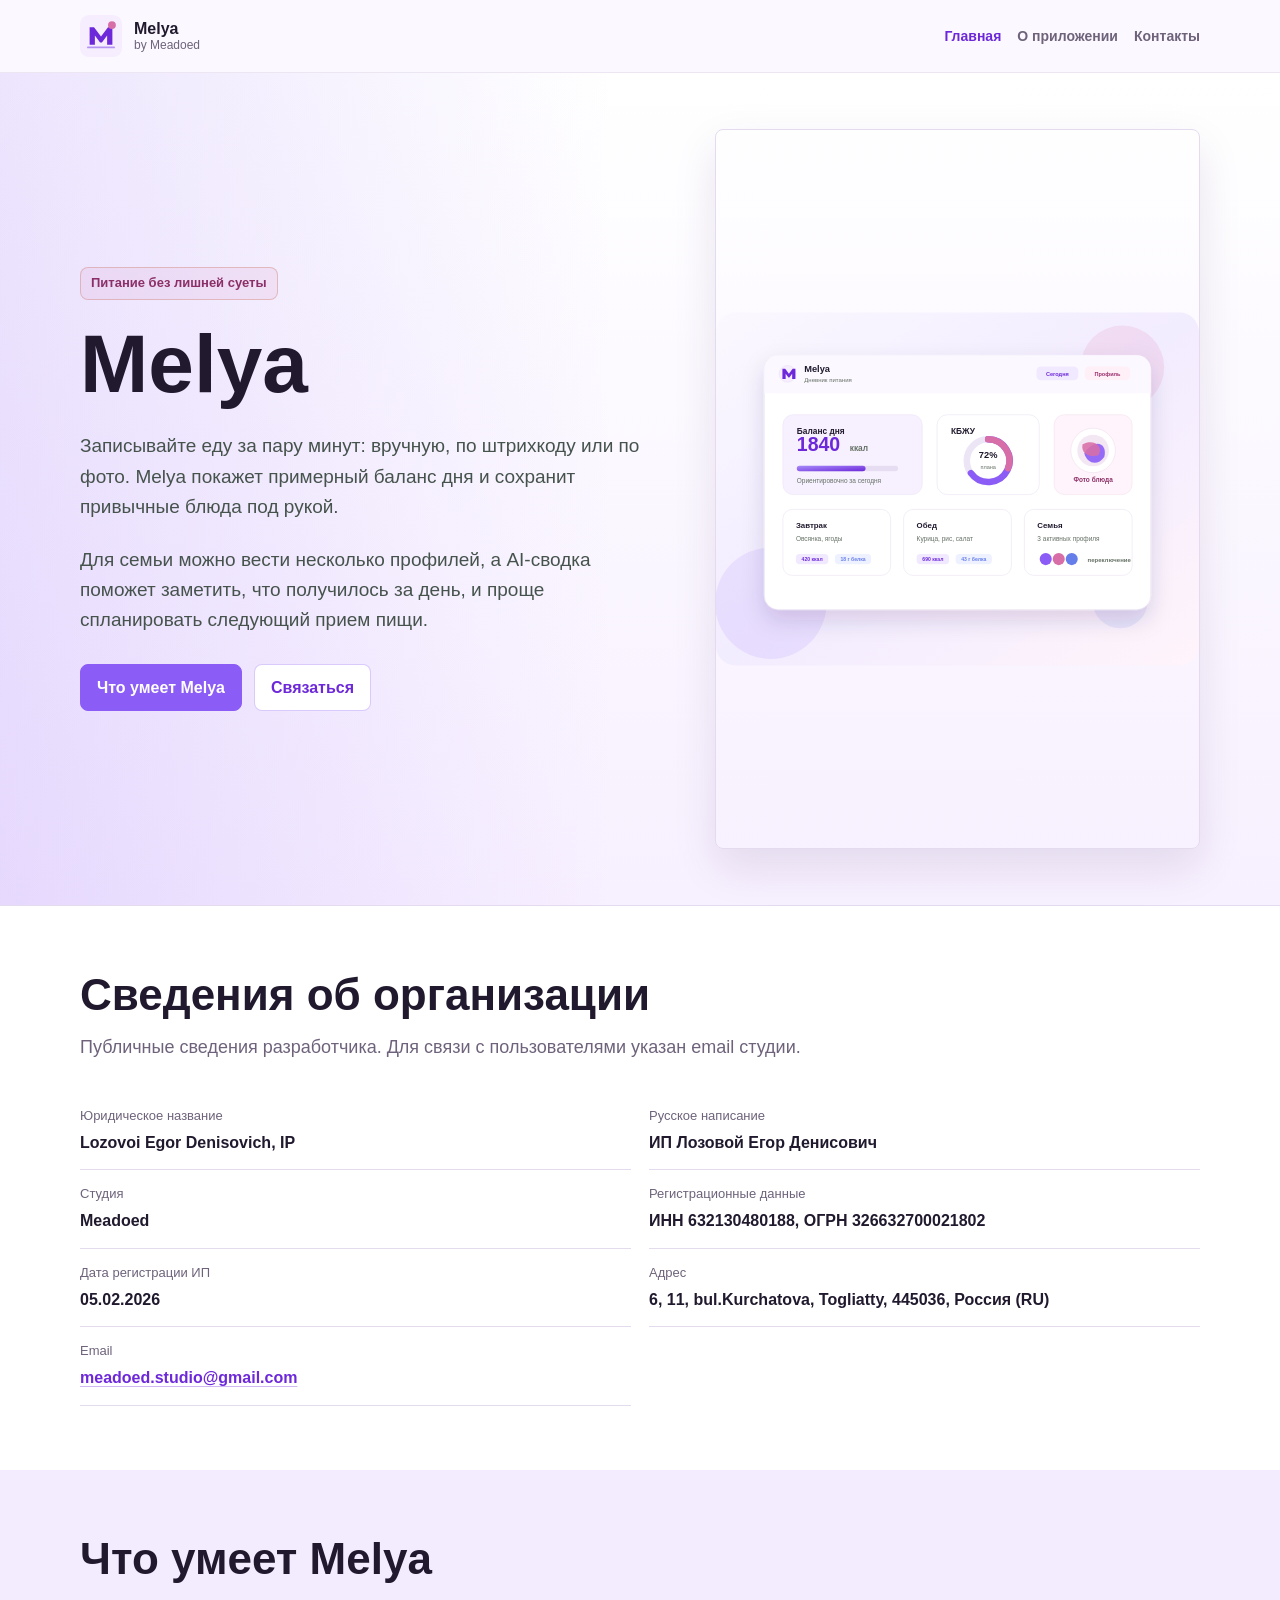
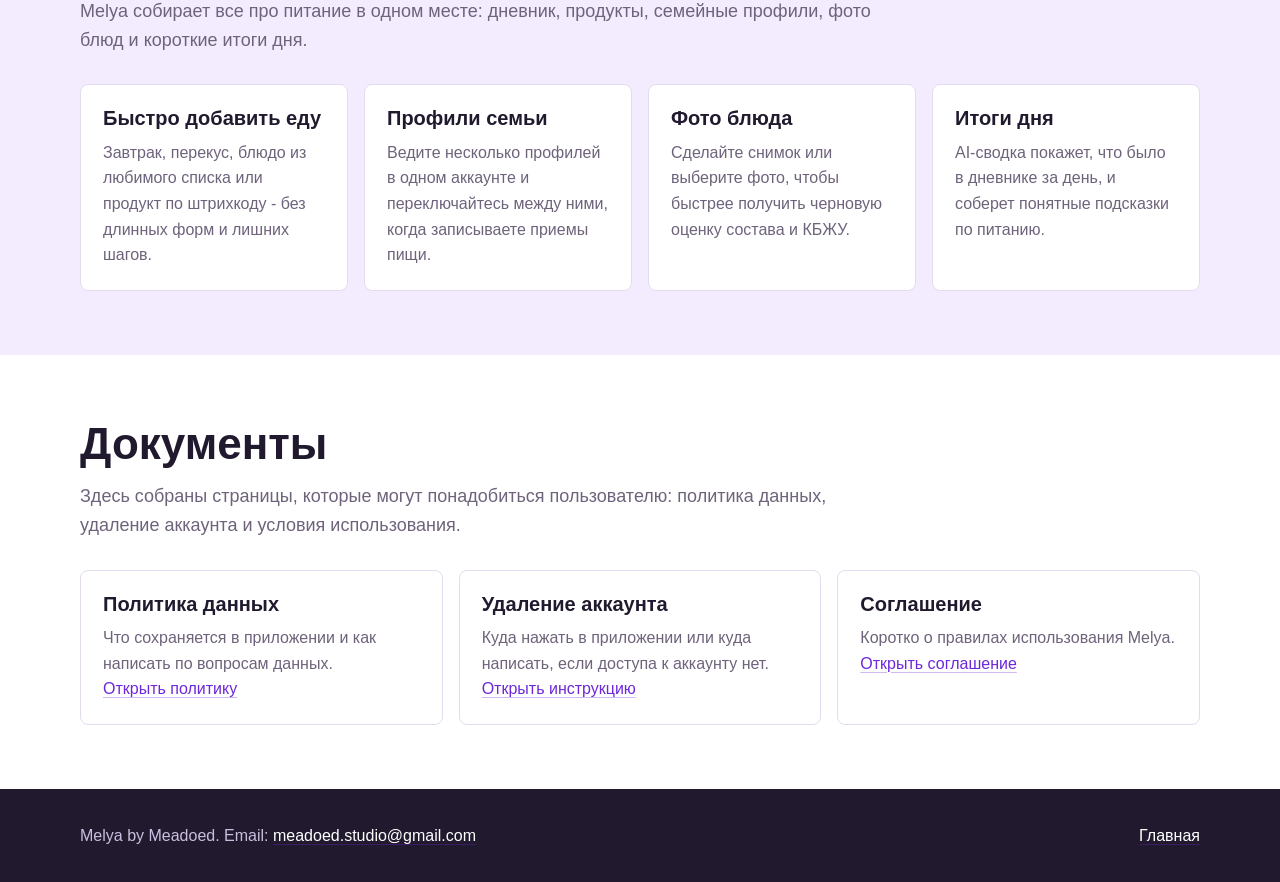
<file: index.html>
<!doctype html>
<html lang="ru">
  <head>
    <meta charset="utf-8" />
    <meta name="viewport" content="width=device-width, initial-scale=1" />
    <title>Melya - Meadoed</title>
    <meta
      name="description"
      content="Melya помогает быстро записывать еду, вести профили семьи и смотреть понятные итоги дня."
    />
    <meta property="og:title" content="Melya - Meadoed" />
    <meta
      property="og:description"
      content="Melya - дневник питания, семейные профили, фото блюд и понятные итоги дня."
    />
    <link rel="icon" href="assets/logo.svg" type="image/svg+xml" />
    <link rel="stylesheet" href="assets/styles.css" />
  </head>
  <body>
    <a class="skip-link" href="#main">К основному содержанию</a>
    <header class="site-header">
      <div class="shell nav-shell">
        <a class="brand" href="index.html" aria-label="Melya">
          <img src="assets/logo.svg" alt="" width="42" height="42" />
          <span>
            <span class="brand-name">Melya</span>
            <span class="brand-note">by Meadoed</span>
          </span>
        </a>
        <nav class="site-nav" aria-label="Основная навигация">
          <a href="index.html" aria-current="page">Главная</a>
          <a href="#about-title">О приложении</a>
          <a href="mailto:meadoed.studio@gmail.com">Контакты</a>
        </nav>
      </div>
    </header>

    <main id="main">
      <section class="hero" aria-labelledby="hero-title">
        <div class="shell hero-grid">
          <div>
            <span class="eyebrow">Питание без лишней суеты</span>
            <h1 id="hero-title">Melya</h1>
            <p class="lead">
              Записывайте еду за пару минут: вручную, по штрихкоду или по фото.
              Melya покажет примерный баланс дня и сохранит привычные блюда под рукой.
            </p>
            <p class="lead">
              Для семьи можно вести несколько профилей, а AI-сводка поможет
              заметить, что получилось за день, и проще спланировать следующий
              прием пищи.
            </p>
            <div class="actions">
              <a class="button" href="#about-title">Что умеет Melya</a>
              <a class="button secondary" href="mailto:meadoed.studio@gmail.com">Связаться</a>
            </div>
          </div>
          <figure class="hero-visual">
            <img
              src="assets/hero-dashboard.svg"
              alt="Иллюстрация Melya с дневником питания, карточками КБЖУ и приемами пищи"
              width="960"
              height="720"
            />
          </figure>
        </div>
      </section>

      <section class="section surface" aria-labelledby="org-title">
        <div class="shell">
          <div class="section-heading">
            <h2 id="org-title">Сведения об организации</h2>
            <p>
              Публичные сведения разработчика. Для связи с пользователями
              указан email студии.
            </p>
          </div>
          <ul class="facts">
            <li>
              <span>Юридическое название</span>
              <strong>Lozovoi Egor Denisovich, IP</strong>
            </li>
            <li>
              <span>Русское написание</span>
              <strong>ИП Лозовой Егор Денисович</strong>
            </li>
            <li>
              <span>Студия</span>
              <strong>Meadoed</strong>
            </li>
            <li>
              <span>Регистрационные данные</span>
              <strong>ИНН 632130480188, ОГРН 326632700021802</strong>
            </li>
            <li>
              <span>Дата регистрации ИП</span>
              <strong>05.02.2026</strong>
            </li>
            <li>
              <span>Адрес</span>
              <strong>6, 11, bul.Kurchatova, Togliatty, 445036, Россия (RU)</strong>
            </li>
            <li>
              <span>Email</span>
              <strong><a href="mailto:meadoed.studio@gmail.com">meadoed.studio@gmail.com</a></strong>
            </li>
          </ul>
        </div>
      </section>

      <section class="section soft" aria-labelledby="about-title">
        <div class="shell">
          <div class="section-heading">
            <h2 id="about-title">Что умеет Melya</h2>
            <p>
              Melya собирает все про питание в одном месте: дневник, продукты,
              семейные профили, фото блюд и короткие итоги дня.
            </p>
          </div>
          <div class="feature-grid">
            <article class="feature-card">
              <h3>Быстро добавить еду</h3>
              <p>
                Завтрак, перекус, блюдо из любимого списка или продукт по
                штрихкоду - без длинных форм и лишних шагов.
              </p>
            </article>
            <article class="feature-card">
              <h3>Профили семьи</h3>
              <p>
                Ведите несколько профилей в одном аккаунте и переключайтесь
                между ними, когда записываете приемы пищи.
              </p>
            </article>
            <article class="feature-card">
              <h3>Фото блюда</h3>
              <p>
                Сделайте снимок или выберите фото, чтобы быстрее получить
                черновую оценку состава и КБЖУ.
              </p>
            </article>
            <article class="feature-card">
              <h3>Итоги дня</h3>
              <p>
                AI-сводка покажет, что было в дневнике за день, и соберет
                понятные подсказки по питанию.
              </p>
            </article>
          </div>
        </div>
      </section>

      <section class="section surface" aria-labelledby="documents-title">
        <div class="shell">
          <div class="section-heading">
            <h2 id="documents-title">Документы</h2>
            <p>
              Здесь собраны страницы, которые могут понадобиться пользователю:
              политика данных, удаление аккаунта и условия использования.
            </p>
          </div>
          <div class="card-grid">
            <article class="info-card">
              <h3>Политика данных</h3>
              <p>Что сохраняется в приложении и как написать по вопросам данных.</p>
              <p><a href="privacy.html">Открыть политику</a></p>
            </article>
            <article class="info-card">
              <h3>Удаление аккаунта</h3>
              <p>Куда нажать в приложении или куда написать, если доступа к аккаунту нет.</p>
              <p><a href="delete-account.html">Открыть инструкцию</a></p>
            </article>
            <article class="info-card">
              <h3>Соглашение</h3>
              <p>Коротко о правилах использования Melya.</p>
              <p><a href="terms.html">Открыть соглашение</a></p>
            </article>
          </div>
        </div>
      </section>
    </main>

    <footer class="footer">
      <div class="shell footer-grid">
        <p>
          Melya by Meadoed. Email:
          <a href="mailto:meadoed.studio@gmail.com">meadoed.studio@gmail.com</a>
        </p>
        <p><a href="index.html">Главная</a></p>
      </div>
    </footer>
  </body>
</html>
</file>
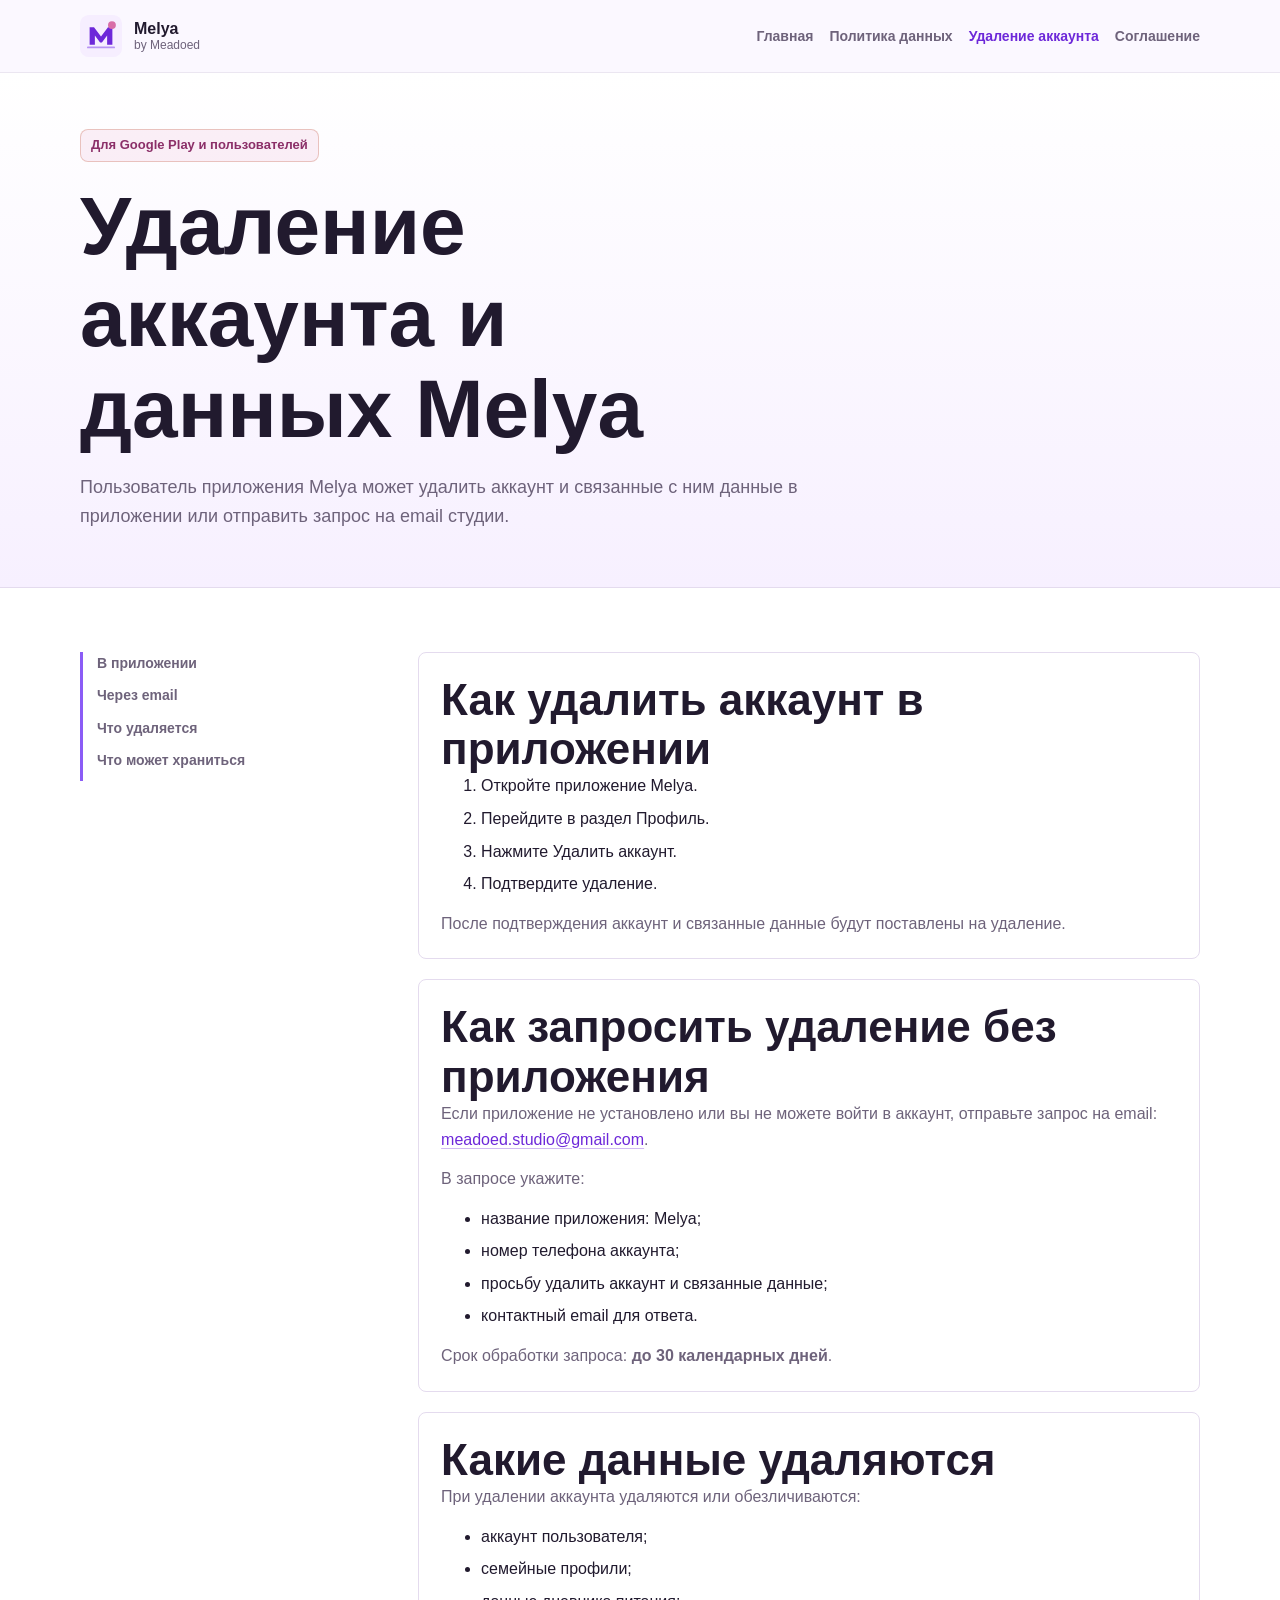
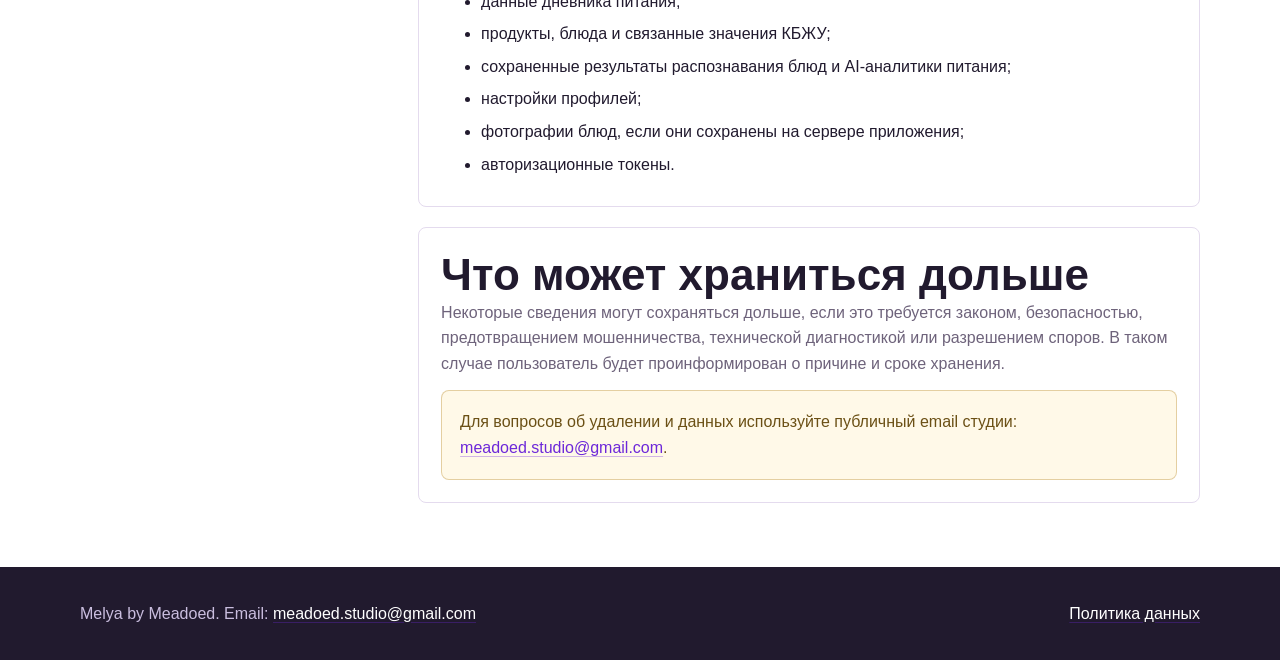
<file: delete-account.html>
<!doctype html>
<html lang="ru">
  <head>
    <meta charset="utf-8" />
    <meta name="viewport" content="width=device-width, initial-scale=1" />
    <title>Удаление аккаунта и данных - Melya</title>
    <meta
      name="description"
      content="Как удалить аккаунт и связанные данные в приложении Melya."
    />
    <link rel="icon" href="assets/logo.svg" type="image/svg+xml" />
    <link rel="stylesheet" href="assets/styles.css" />
  </head>
  <body>
    <a class="skip-link" href="#main">К основному содержанию</a>
    <header class="site-header">
      <div class="shell nav-shell">
        <a class="brand" href="index.html" aria-label="Melya">
          <img src="assets/logo.svg" alt="" width="42" height="42" />
          <span>
            <span class="brand-name">Melya</span>
            <span class="brand-note">by Meadoed</span>
          </span>
        </a>
        <nav class="site-nav" aria-label="Основная навигация">
          <a href="index.html">Главная</a>
          <a href="privacy.html">Политика данных</a>
          <a href="delete-account.html" aria-current="page">Удаление аккаунта</a>
          <a href="terms.html">Соглашение</a>
        </nav>
      </div>
    </header>

    <main id="main">
      <section class="page-hero">
        <div class="shell">
          <span class="eyebrow">Для Google Play и пользователей</span>
          <h1>Удаление аккаунта и данных Melya</h1>
          <p>
            Пользователь приложения Melya может удалить аккаунт и связанные с
            ним данные в приложении или отправить запрос на email студии.
          </p>
        </div>
      </section>

      <section class="section surface">
        <div class="shell legal-layout">
          <nav class="toc" aria-label="Разделы инструкции">
            <a href="#in-app">В приложении</a>
            <a href="#email">Через email</a>
            <a href="#deleted">Что удаляется</a>
            <a href="#retention">Что может храниться</a>
          </nav>

          <div class="legal-stack">
            <article id="in-app" class="legal-card">
              <h2>Как удалить аккаунт в приложении</h2>
              <ol>
                <li>Откройте приложение Melya.</li>
                <li>Перейдите в раздел Профиль.</li>
                <li>Нажмите Удалить аккаунт.</li>
                <li>Подтвердите удаление.</li>
              </ol>
              <p>
                После подтверждения аккаунт и связанные данные будут поставлены
                на удаление.
              </p>
            </article>

            <article id="email" class="legal-card">
              <h2>Как запросить удаление без приложения</h2>
              <p>
                Если приложение не установлено или вы не можете войти в аккаунт,
                отправьте запрос на email:
                <a href="mailto:meadoed.studio@gmail.com">meadoed.studio@gmail.com</a>.
              </p>
              <p>В запросе укажите:</p>
              <ul>
                <li>название приложения: Melya;</li>
                <li>номер телефона аккаунта;</li>
                <li>просьбу удалить аккаунт и связанные данные;</li>
                <li>контактный email для ответа.</li>
              </ul>
              <p>
                Срок обработки запроса: <strong>до 30 календарных дней</strong>.
              </p>
            </article>

            <article id="deleted" class="legal-card">
              <h2>Какие данные удаляются</h2>
              <p>При удалении аккаунта удаляются или обезличиваются:</p>
              <ul>
                <li>аккаунт пользователя;</li>
                <li>семейные профили;</li>
                <li>данные дневника питания;</li>
                <li>продукты, блюда и связанные значения КБЖУ;</li>
                <li>сохраненные результаты распознавания блюд и AI-аналитики питания;</li>
                <li>настройки профилей;</li>
                <li>фотографии блюд, если они сохранены на сервере приложения;</li>
                <li>авторизационные токены.</li>
              </ul>
            </article>

            <article id="retention" class="legal-card">
              <h2>Что может храниться дольше</h2>
              <p>
                Некоторые сведения могут сохраняться дольше, если это требуется
                законом, безопасностью, предотвращением мошенничества,
                технической диагностикой или разрешением споров. В таком случае
                пользователь будет проинформирован о причине и сроке хранения.
              </p>
              <div class="notice">
                Для вопросов об удалении и данных используйте публичный email
                студии: <a href="mailto:meadoed.studio@gmail.com">meadoed.studio@gmail.com</a>.
              </div>
            </article>
          </div>
        </div>
      </section>
    </main>

    <footer class="footer">
      <div class="shell footer-grid">
        <p>
          Melya by Meadoed. Email:
          <a href="mailto:meadoed.studio@gmail.com">meadoed.studio@gmail.com</a>
        </p>
        <p><a href="privacy.html">Политика данных</a></p>
      </div>
    </footer>
  </body>
</html>
</file>
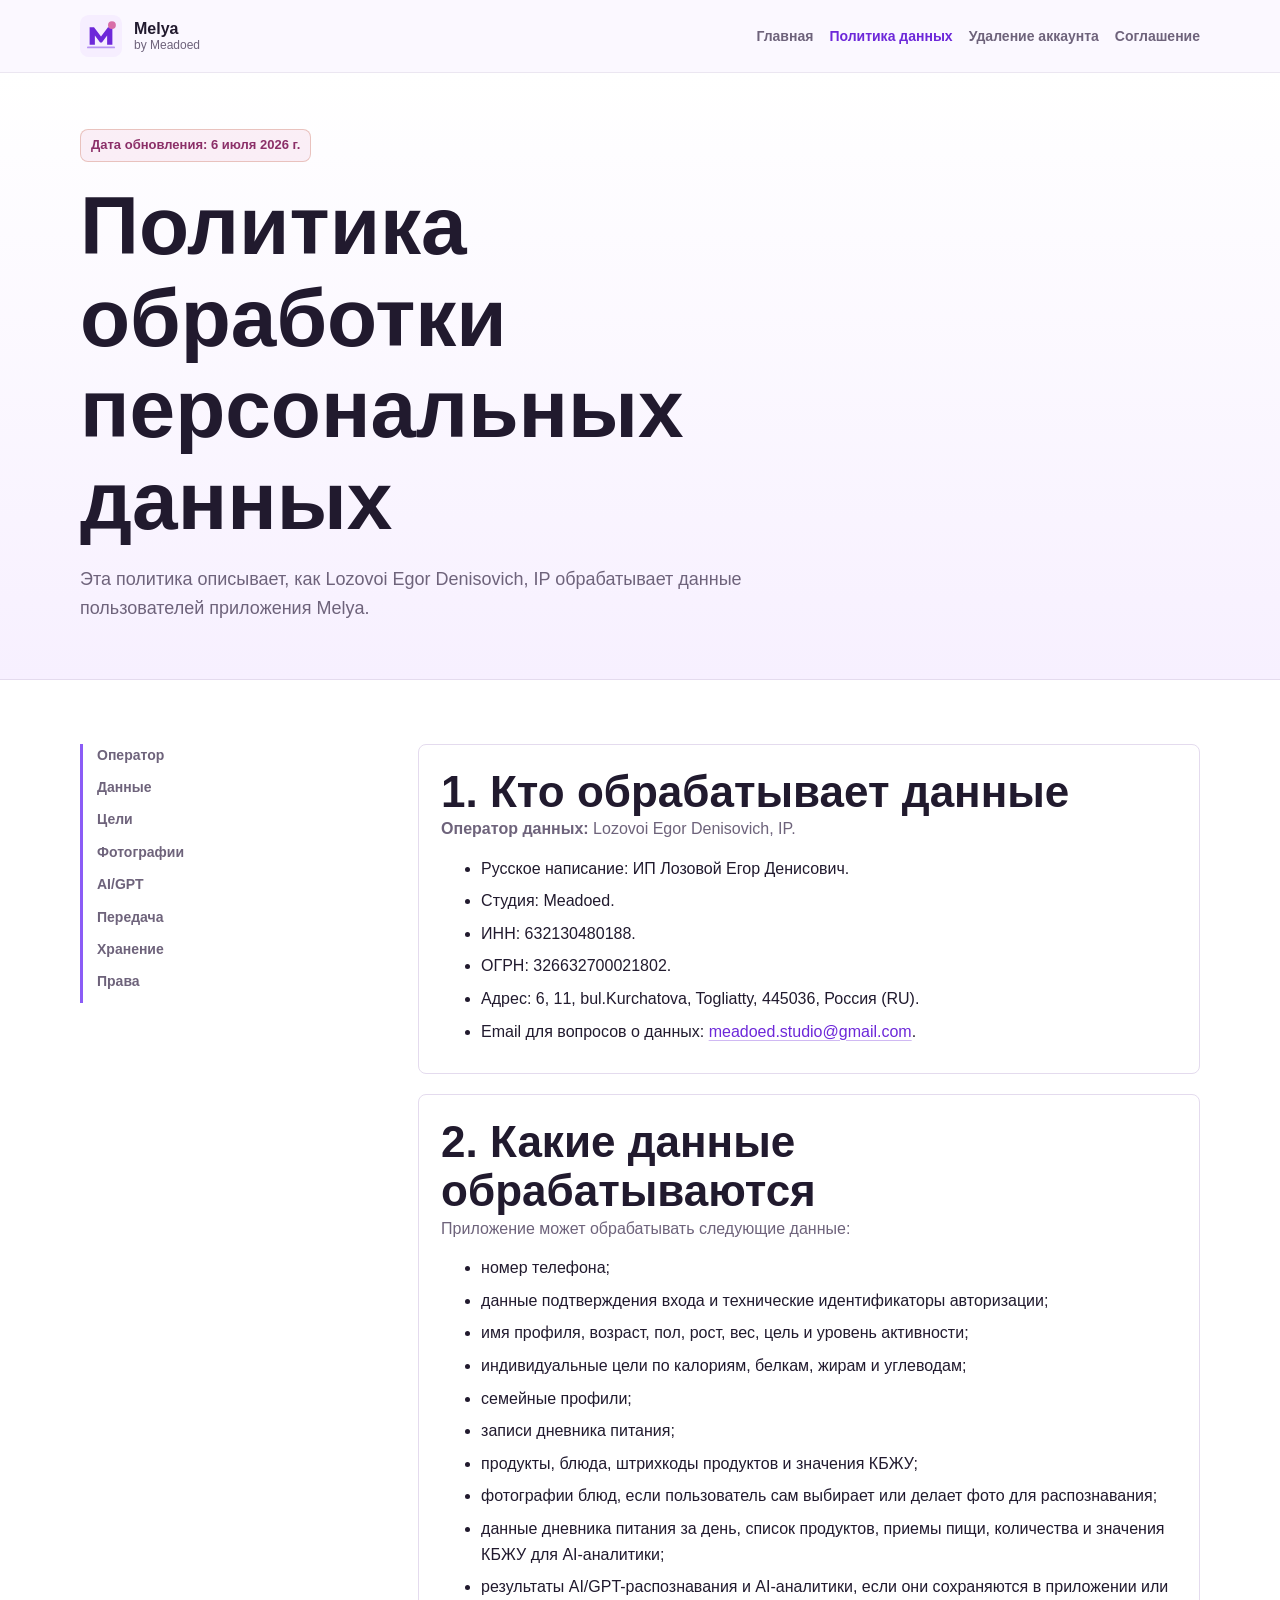
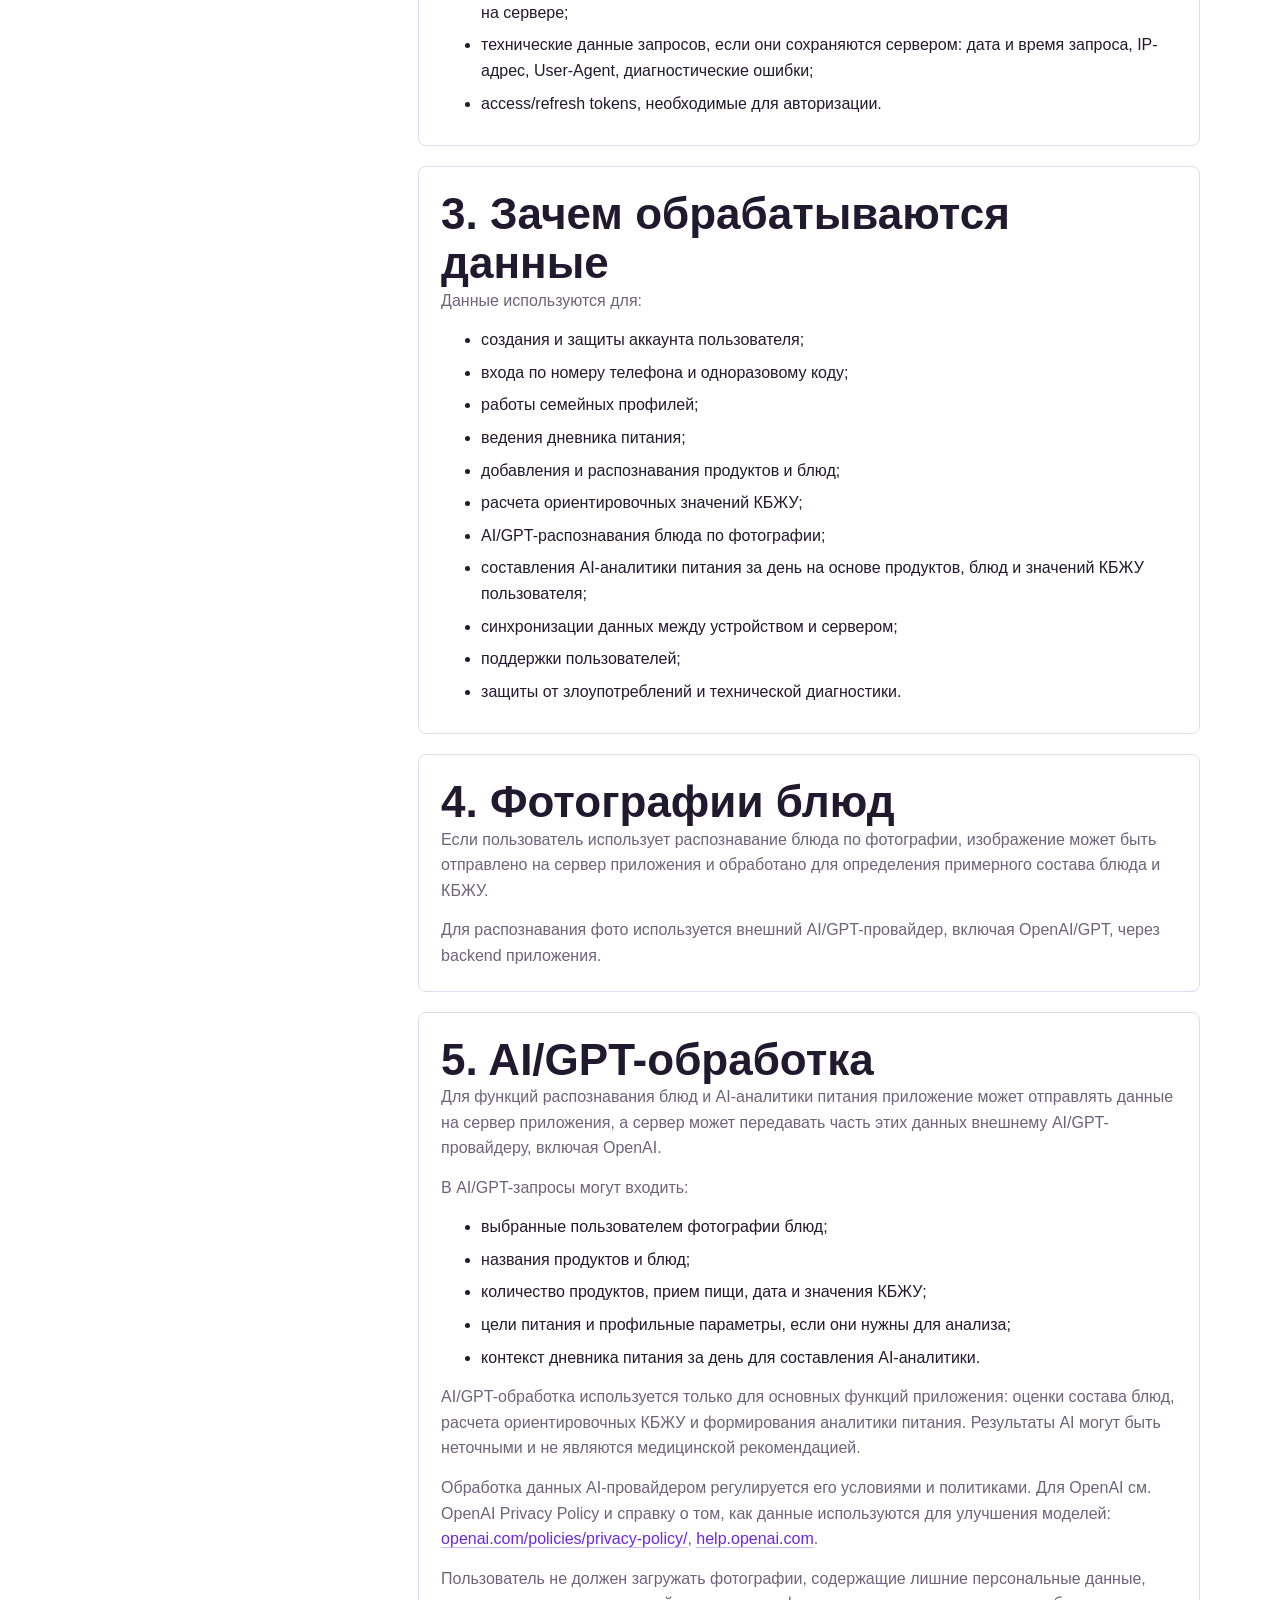
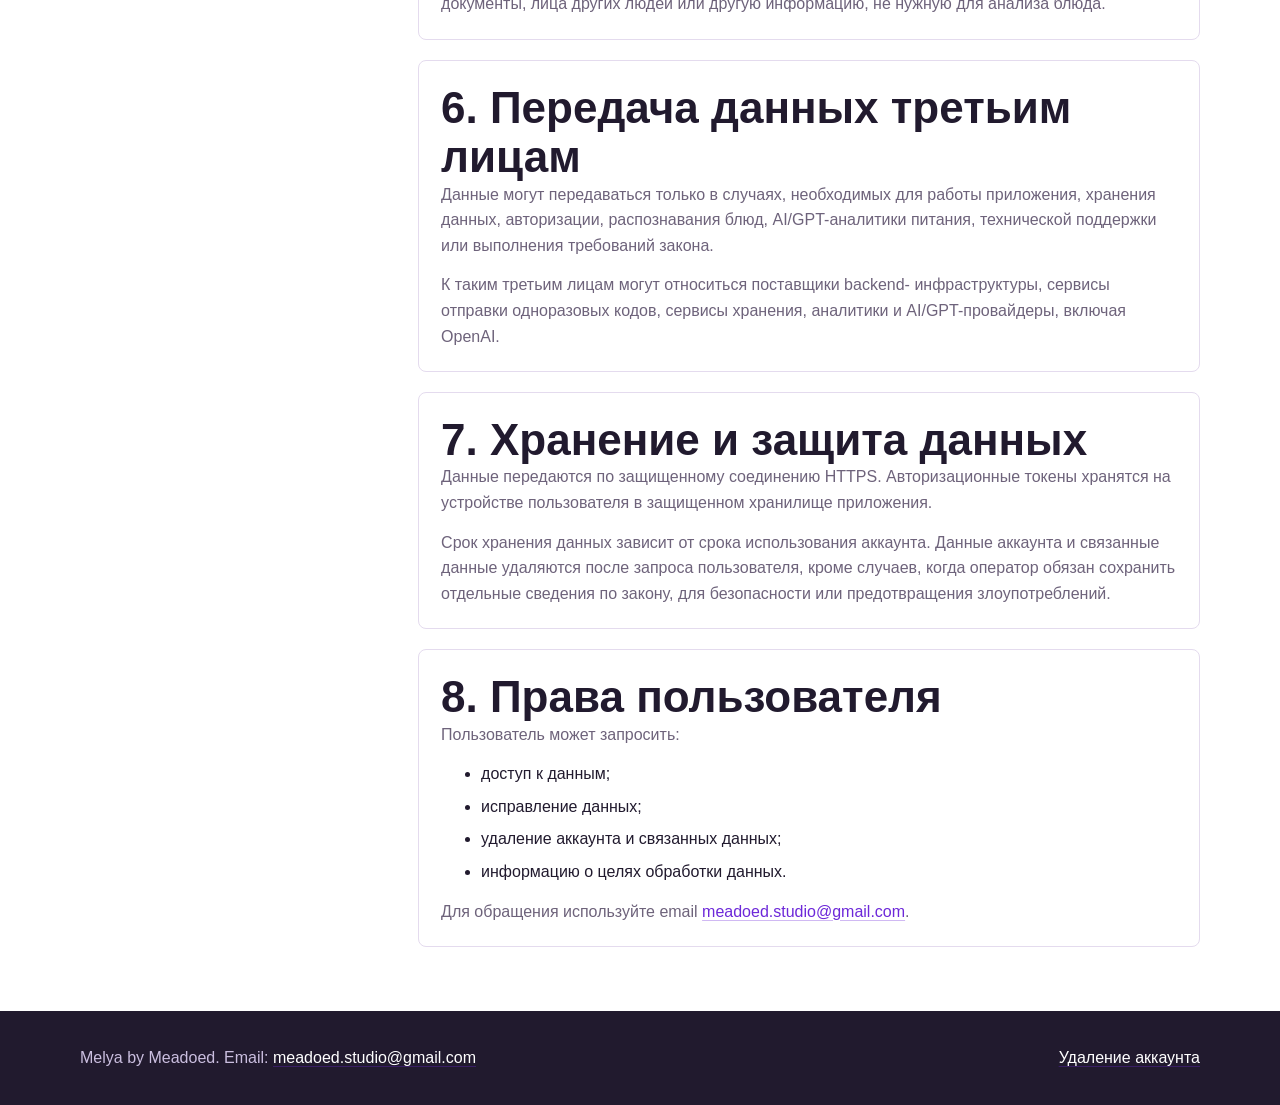
<file: privacy.html>
<!doctype html>
<html lang="ru">
  <head>
    <meta charset="utf-8" />
    <meta name="viewport" content="width=device-width, initial-scale=1" />
    <title>Политика обработки персональных данных - Melya</title>
    <meta
      name="description"
      content="Политика обработки персональных данных приложения Melya."
    />
    <link rel="icon" href="assets/logo.svg" type="image/svg+xml" />
    <link rel="stylesheet" href="assets/styles.css" />
  </head>
  <body>
    <a class="skip-link" href="#main">К основному содержанию</a>
    <header class="site-header">
      <div class="shell nav-shell">
        <a class="brand" href="index.html" aria-label="Melya">
          <img src="assets/logo.svg" alt="" width="42" height="42" />
          <span>
            <span class="brand-name">Melya</span>
            <span class="brand-note">by Meadoed</span>
          </span>
        </a>
        <nav class="site-nav" aria-label="Основная навигация">
          <a href="index.html">Главная</a>
          <a href="privacy.html" aria-current="page">Политика данных</a>
          <a href="delete-account.html">Удаление аккаунта</a>
          <a href="terms.html">Соглашение</a>
        </nav>
      </div>
    </header>

    <main id="main">
      <section class="page-hero">
        <div class="shell">
          <span class="eyebrow">Дата обновления: 6 июля 2026 г.</span>
          <h1>Политика обработки персональных данных</h1>
          <p>
            Эта политика описывает, как Lozovoi Egor Denisovich, IP обрабатывает
            данные пользователей приложения Melya.
          </p>
        </div>
      </section>

      <section class="section surface">
        <div class="shell legal-layout">
          <nav class="toc" aria-label="Разделы политики">
            <a href="#operator">Оператор</a>
            <a href="#data">Данные</a>
            <a href="#purposes">Цели</a>
            <a href="#photos">Фотографии</a>
            <a href="#ai">AI/GPT</a>
            <a href="#sharing">Передача</a>
            <a href="#security">Хранение</a>
            <a href="#rights">Права</a>
          </nav>

          <div class="legal-stack">
            <article id="operator" class="legal-card">
              <h2>1. Кто обрабатывает данные</h2>
              <p><strong>Оператор данных:</strong> Lozovoi Egor Denisovich, IP.</p>
              <ul>
                <li>Русское написание: ИП Лозовой Егор Денисович.</li>
                <li>Студия: Meadoed.</li>
                <li>ИНН: 632130480188.</li>
                <li>ОГРН: 326632700021802.</li>
                <li>Адрес: 6, 11, bul.Kurchatova, Togliatty, 445036, Россия (RU).</li>
                <li>Email для вопросов о данных: <a href="mailto:meadoed.studio@gmail.com">meadoed.studio@gmail.com</a>.</li>
              </ul>
            </article>

            <article id="data" class="legal-card">
              <h2>2. Какие данные обрабатываются</h2>
              <p>Приложение может обрабатывать следующие данные:</p>
              <ul>
                <li>номер телефона;</li>
                <li>данные подтверждения входа и технические идентификаторы авторизации;</li>
                <li>имя профиля, возраст, пол, рост, вес, цель и уровень активности;</li>
                <li>индивидуальные цели по калориям, белкам, жирам и углеводам;</li>
                <li>семейные профили;</li>
                <li>записи дневника питания;</li>
                <li>продукты, блюда, штрихкоды продуктов и значения КБЖУ;</li>
                <li>фотографии блюд, если пользователь сам выбирает или делает фото для распознавания;</li>
                <li>данные дневника питания за день, список продуктов, приемы пищи, количества и значения КБЖУ для AI-аналитики;</li>
                <li>результаты AI/GPT-распознавания и AI-аналитики, если они сохраняются в приложении или на сервере;</li>
                <li>технические данные запросов, если они сохраняются сервером: дата и время запроса, IP-адрес, User-Agent, диагностические ошибки;</li>
                <li>access/refresh tokens, необходимые для авторизации.</li>
              </ul>
            </article>

            <article id="purposes" class="legal-card">
              <h2>3. Зачем обрабатываются данные</h2>
              <p>Данные используются для:</p>
              <ul>
                <li>создания и защиты аккаунта пользователя;</li>
                <li>входа по номеру телефона и одноразовому коду;</li>
                <li>работы семейных профилей;</li>
                <li>ведения дневника питания;</li>
                <li>добавления и распознавания продуктов и блюд;</li>
                <li>расчета ориентировочных значений КБЖУ;</li>
                <li>AI/GPT-распознавания блюда по фотографии;</li>
                <li>составления AI-аналитики питания за день на основе продуктов, блюд и значений КБЖУ пользователя;</li>
                <li>синхронизации данных между устройством и сервером;</li>
                <li>поддержки пользователей;</li>
                <li>защиты от злоупотреблений и технической диагностики.</li>
              </ul>
            </article>

            <article id="photos" class="legal-card">
              <h2>4. Фотографии блюд</h2>
              <p>
                Если пользователь использует распознавание блюда по фотографии,
                изображение может быть отправлено на сервер приложения и
                обработано для определения примерного состава блюда и КБЖУ.
              </p>
              <p>
                Для распознавания фото используется внешний AI/GPT-провайдер,
                включая OpenAI/GPT, через backend приложения.
              </p>
            </article>

            <article id="ai" class="legal-card">
              <h2>5. AI/GPT-обработка</h2>
              <p>
                Для функций распознавания блюд и AI-аналитики питания приложение
                может отправлять данные на сервер приложения, а сервер может
                передавать часть этих данных внешнему AI/GPT-провайдеру,
                включая OpenAI.
              </p>
              <p>В AI/GPT-запросы могут входить:</p>
              <ul>
                <li>выбранные пользователем фотографии блюд;</li>
                <li>названия продуктов и блюд;</li>
                <li>количество продуктов, прием пищи, дата и значения КБЖУ;</li>
                <li>цели питания и профильные параметры, если они нужны для анализа;</li>
                <li>контекст дневника питания за день для составления AI-аналитики.</li>
              </ul>
              <p>
                AI/GPT-обработка используется только для основных функций
                приложения: оценки состава блюд, расчета ориентировочных КБЖУ и
                формирования аналитики питания. Результаты AI могут быть
                неточными и не являются медицинской рекомендацией.
              </p>
              <p>
                Обработка данных AI-провайдером регулируется его условиями и
                политиками. Для OpenAI см. OpenAI Privacy Policy и справку о
                том, как данные используются для улучшения моделей:
                <a href="https://openai.com/policies/privacy-policy/">openai.com/policies/privacy-policy/</a>,
                <a href="https://help.openai.com/en/articles/5722486-how-your-data-is-used-to-improve-model-performance">help.openai.com</a>.
              </p>
              <p>
                Пользователь не должен загружать фотографии, содержащие лишние
                персональные данные, документы, лица других людей или другую
                информацию, не нужную для анализа блюда.
              </p>
            </article>

            <article id="sharing" class="legal-card">
              <h2>6. Передача данных третьим лицам</h2>
              <p>
                Данные могут передаваться только в случаях, необходимых для
                работы приложения, хранения данных, авторизации, распознавания
                блюд, AI/GPT-аналитики питания, технической поддержки или
                выполнения требований закона.
              </p>
              <p>
                К таким третьим лицам могут относиться поставщики backend-
                инфраструктуры, сервисы отправки одноразовых кодов, сервисы
                хранения, аналитики и AI/GPT-провайдеры, включая OpenAI.
              </p>
            </article>

            <article id="security" class="legal-card">
              <h2>7. Хранение и защита данных</h2>
              <p>
                Данные передаются по защищенному соединению HTTPS.
                Авторизационные токены хранятся на устройстве пользователя в
                защищенном хранилище приложения.
              </p>
              <p>
                Срок хранения данных зависит от срока использования аккаунта.
                Данные аккаунта и связанные данные удаляются после запроса
                пользователя, кроме случаев, когда оператор обязан сохранить
                отдельные сведения по закону, для безопасности или
                предотвращения злоупотреблений.
              </p>
            </article>

            <article id="rights" class="legal-card">
              <h2>8. Права пользователя</h2>
              <p>Пользователь может запросить:</p>
              <ul>
                <li>доступ к данным;</li>
                <li>исправление данных;</li>
                <li>удаление аккаунта и связанных данных;</li>
                <li>информацию о целях обработки данных.</li>
              </ul>
              <p>
                Для обращения используйте email
                <a href="mailto:meadoed.studio@gmail.com">meadoed.studio@gmail.com</a>.
              </p>
            </article>
          </div>
        </div>
      </section>
    </main>

    <footer class="footer">
      <div class="shell footer-grid">
        <p>
          Melya by Meadoed. Email:
          <a href="mailto:meadoed.studio@gmail.com">meadoed.studio@gmail.com</a>
        </p>
        <p><a href="delete-account.html">Удаление аккаунта</a></p>
      </div>
    </footer>
  </body>
</html>
</file>
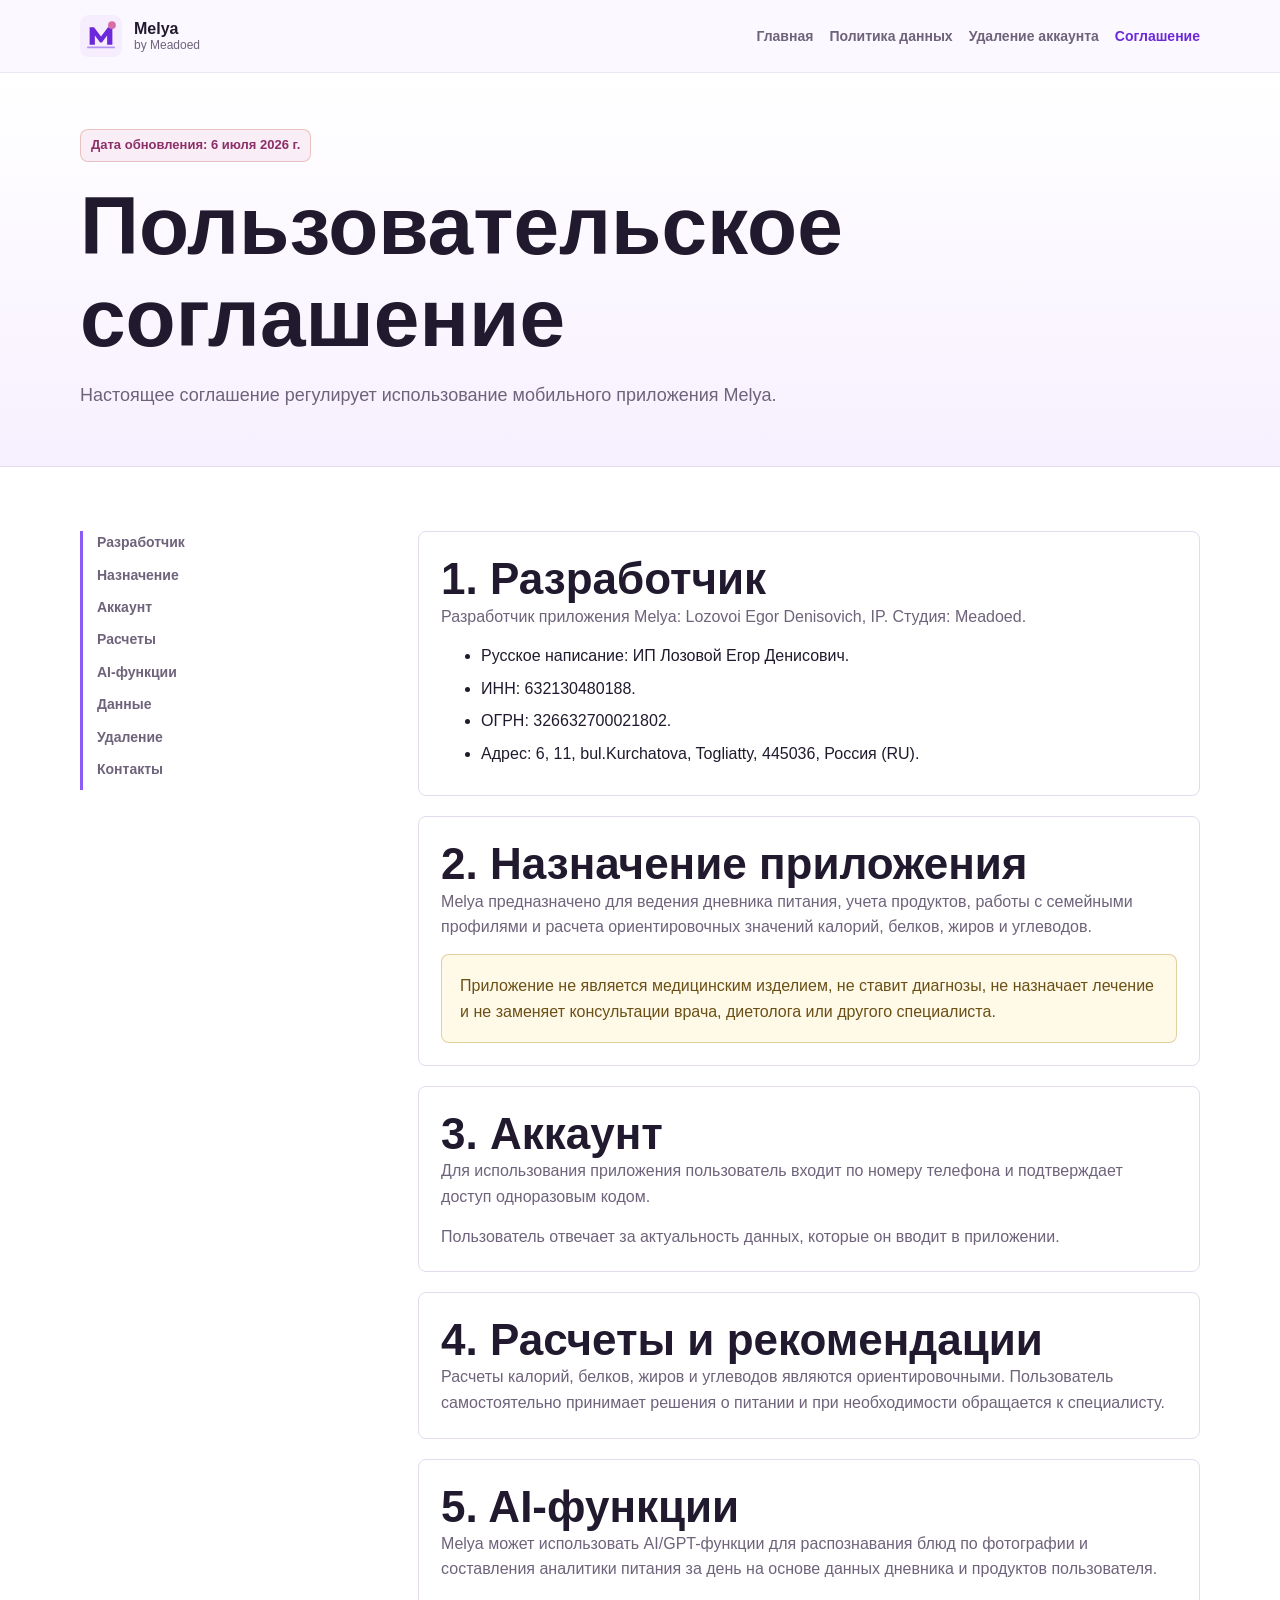
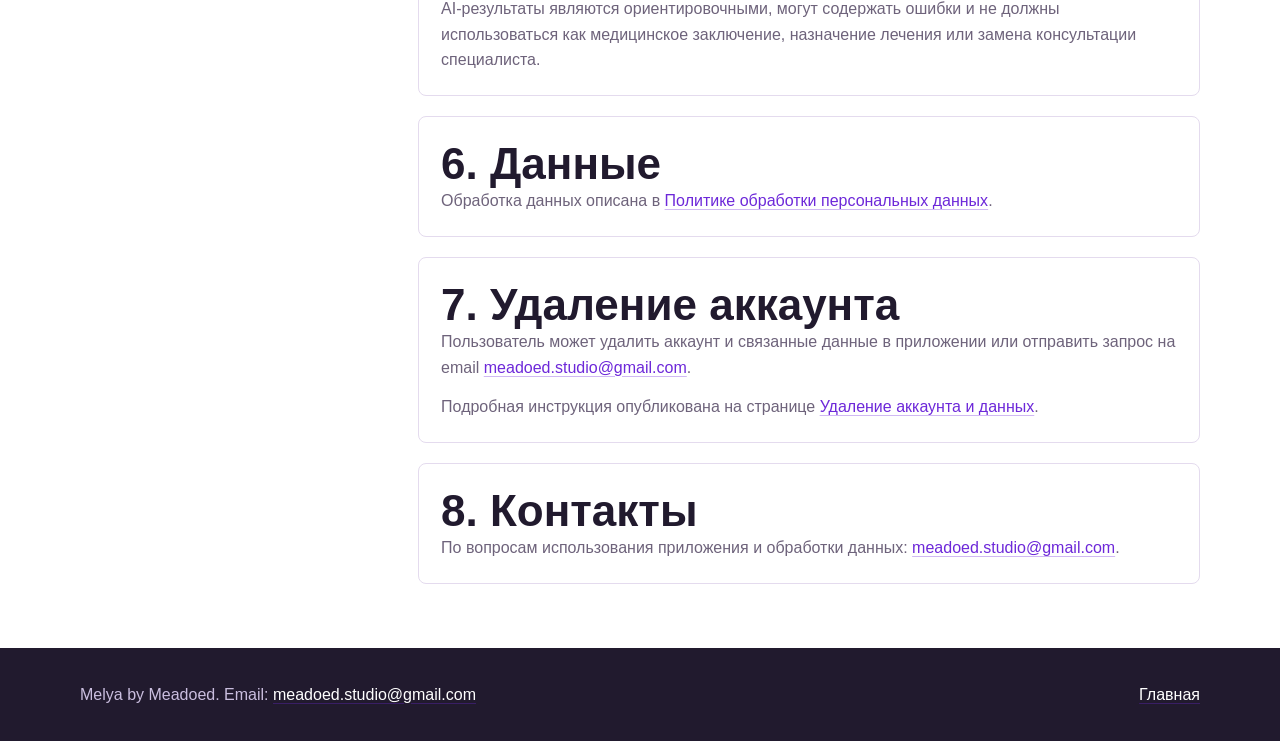
<file: terms.html>
<!doctype html>
<html lang="ru">
  <head>
    <meta charset="utf-8" />
    <meta name="viewport" content="width=device-width, initial-scale=1" />
    <title>Пользовательское соглашение - Melya</title>
    <meta
      name="description"
      content="Пользовательское соглашение мобильного приложения Melya."
    />
    <link rel="icon" href="assets/logo.svg" type="image/svg+xml" />
    <link rel="stylesheet" href="assets/styles.css" />
  </head>
  <body>
    <a class="skip-link" href="#main">К основному содержанию</a>
    <header class="site-header">
      <div class="shell nav-shell">
        <a class="brand" href="index.html" aria-label="Melya">
          <img src="assets/logo.svg" alt="" width="42" height="42" />
          <span>
            <span class="brand-name">Melya</span>
            <span class="brand-note">by Meadoed</span>
          </span>
        </a>
        <nav class="site-nav" aria-label="Основная навигация">
          <a href="index.html">Главная</a>
          <a href="privacy.html">Политика данных</a>
          <a href="delete-account.html">Удаление аккаунта</a>
          <a href="terms.html" aria-current="page">Соглашение</a>
        </nav>
      </div>
    </header>

    <main id="main">
      <section class="page-hero">
        <div class="shell">
          <span class="eyebrow">Дата обновления: 6 июля 2026 г.</span>
          <h1>Пользовательское соглашение</h1>
          <p>
            Настоящее соглашение регулирует использование мобильного приложения
            Melya.
          </p>
        </div>
      </section>

      <section class="section surface">
        <div class="shell legal-layout">
          <nav class="toc" aria-label="Разделы соглашения">
            <a href="#developer">Разработчик</a>
            <a href="#purpose">Назначение</a>
            <a href="#account">Аккаунт</a>
            <a href="#calculations">Расчеты</a>
            <a href="#ai">AI-функции</a>
            <a href="#data">Данные</a>
            <a href="#deletion">Удаление</a>
            <a href="#contacts">Контакты</a>
          </nav>

          <div class="legal-stack">
            <article id="developer" class="legal-card">
              <h2>1. Разработчик</h2>
              <p>
                Разработчик приложения Melya: Lozovoi Egor Denisovich, IP.
                Студия: Meadoed.
              </p>
              <ul>
                <li>Русское написание: ИП Лозовой Егор Денисович.</li>
                <li>ИНН: 632130480188.</li>
                <li>ОГРН: 326632700021802.</li>
                <li>Адрес: 6, 11, bul.Kurchatova, Togliatty, 445036, Россия (RU).</li>
              </ul>
            </article>

            <article id="purpose" class="legal-card">
              <h2>2. Назначение приложения</h2>
              <p>
                Melya предназначено для ведения дневника питания, учета
                продуктов, работы с семейными профилями и расчета
                ориентировочных значений калорий, белков, жиров и углеводов.
              </p>
              <div class="notice">
                Приложение не является медицинским изделием, не ставит диагнозы,
                не назначает лечение и не заменяет консультации врача,
                диетолога или другого специалиста.
              </div>
            </article>

            <article id="account" class="legal-card">
              <h2>3. Аккаунт</h2>
              <p>
                Для использования приложения пользователь входит по номеру
                телефона и подтверждает доступ одноразовым кодом.
              </p>
              <p>
                Пользователь отвечает за актуальность данных, которые он вводит
                в приложении.
              </p>
            </article>

            <article id="calculations" class="legal-card">
              <h2>4. Расчеты и рекомендации</h2>
              <p>
                Расчеты калорий, белков, жиров и углеводов являются
                ориентировочными. Пользователь самостоятельно принимает решения
                о питании и при необходимости обращается к специалисту.
              </p>
            </article>

            <article id="ai" class="legal-card">
              <h2>5. AI-функции</h2>
              <p>
                Melya может использовать AI/GPT-функции для распознавания блюд
                по фотографии и составления аналитики питания за день на основе
                данных дневника и продуктов пользователя.
              </p>
              <p>
                AI-результаты являются ориентировочными, могут содержать ошибки
                и не должны использоваться как медицинское заключение,
                назначение лечения или замена консультации специалиста.
              </p>
            </article>

            <article id="data" class="legal-card">
              <h2>6. Данные</h2>
              <p>
                Обработка данных описана в
                <a href="privacy.html">Политике обработки персональных данных</a>.
              </p>
            </article>

            <article id="deletion" class="legal-card">
              <h2>7. Удаление аккаунта</h2>
              <p>
                Пользователь может удалить аккаунт и связанные данные в
                приложении или отправить запрос на email
                <a href="mailto:meadoed.studio@gmail.com">meadoed.studio@gmail.com</a>.
              </p>
              <p>
                Подробная инструкция опубликована на странице
                <a href="delete-account.html">Удаление аккаунта и данных</a>.
              </p>
            </article>

            <article id="contacts" class="legal-card">
              <h2>8. Контакты</h2>
              <p>
                По вопросам использования приложения и обработки данных:
                <a href="mailto:meadoed.studio@gmail.com">meadoed.studio@gmail.com</a>.
              </p>
            </article>
          </div>
        </div>
      </section>
    </main>

    <footer class="footer">
      <div class="shell footer-grid">
        <p>
          Melya by Meadoed. Email:
          <a href="mailto:meadoed.studio@gmail.com">meadoed.studio@gmail.com</a>
        </p>
        <p><a href="index.html">Главная</a></p>
      </div>
    </footer>
  </body>
</html>
</file>
<file: assets/styles.css>
:root {
  color-scheme: light;
  --bg: #fbf8ff;
  --surface: #ffffff;
  --surface-soft: #f3ecff;
  --surface-warm: #fff4fb;
  --ink: #211a2e;
  --muted: #6e637b;
  --line: #e4dbee;
  --primary: #8b5cf6;
  --primary-dark: #6d28d9;
  --coral: #d86ea8;
  --blue: #667eea;
  --gold: #b8842f;
  --shadow: 0 18px 44px rgba(46, 24, 78, 0.1);
}

* {
  box-sizing: border-box;
}

html {
  scroll-behavior: smooth;
}

body {
  margin: 0;
  background: var(--bg);
  color: var(--ink);
  font-family: Inter, Roboto, Arial, "Noto Sans", "Helvetica Neue", sans-serif;
  font-size: 16px;
  line-height: 1.6;
}

img,
svg {
  display: block;
  max-width: 100%;
}

a {
  color: var(--primary-dark);
  text-decoration-color: rgba(109, 40, 217, 0.32);
  text-underline-offset: 0.18em;
}

a:hover {
  text-decoration-color: var(--primary-dark);
}

.skip-link {
  position: absolute;
  left: 16px;
  top: -80px;
  z-index: 100;
  padding: 10px 12px;
  border-radius: 8px;
  background: var(--ink);
  color: #ffffff;
}

.skip-link:focus {
  top: 16px;
}

.site-header {
  position: sticky;
  top: 0;
  z-index: 20;
  border-bottom: 1px solid rgba(46, 24, 78, 0.08);
  background: rgba(251, 248, 255, 0.94);
  backdrop-filter: blur(12px);
}

.shell {
  width: min(1120px, calc(100% - 32px));
  margin: 0 auto;
}

.nav-shell {
  display: flex;
  align-items: center;
  justify-content: space-between;
  gap: 24px;
  min-height: 72px;
}

.brand {
  display: inline-flex;
  align-items: center;
  gap: 12px;
  min-width: 0;
  color: var(--ink);
  text-decoration: none;
}

.brand img {
  width: 42px;
  height: 42px;
}

.brand-name {
  display: block;
  color: var(--ink);
  font-weight: 800;
  line-height: 1.15;
}

.brand-note {
  display: block;
  color: var(--muted);
  font-size: 12px;
  line-height: 1.2;
}

.site-nav {
  display: flex;
  flex-wrap: wrap;
  justify-content: flex-end;
  gap: 6px 16px;
}

.site-nav a {
  color: var(--muted);
  font-size: 14px;
  font-weight: 700;
  text-decoration: none;
}

.site-nav a[aria-current="page"],
.site-nav a:hover {
  color: var(--primary-dark);
}

.hero {
  overflow: hidden;
  border-bottom: 1px solid var(--line);
  background:
    linear-gradient(90deg, rgba(139, 92, 246, 0.16), transparent 48%),
    linear-gradient(180deg, #ffffff 0%, #f7f0ff 100%);
}

.hero-grid {
  display: grid;
  grid-template-columns: minmax(0, 1fr) minmax(320px, 0.82fr);
  gap: 44px;
  align-items: center;
  min-height: 620px;
  padding: 56px 0;
}

.eyebrow {
  display: inline-flex;
  align-items: center;
  min-height: 30px;
  margin-bottom: 18px;
  padding: 5px 10px;
  border: 1px solid rgba(200, 110, 84, 0.34);
  border-radius: 8px;
  background: rgba(216, 110, 168, 0.1);
  color: #8b2f68;
  font-size: 13px;
  font-weight: 800;
}

h1,
h2,
h3 {
  margin: 0;
  color: var(--ink);
  line-height: 1.12;
  letter-spacing: 0;
}

h1 {
  max-width: 760px;
  font-size: clamp(44px, 7vw, 82px);
}

h2 {
  font-size: clamp(28px, 4vw, 44px);
}

h3 {
  font-size: 20px;
}

.lead {
  max-width: 720px;
  margin: 22px 0 0;
  color: #46534c;
  font-size: 19px;
}

.actions {
  display: flex;
  flex-wrap: wrap;
  gap: 12px;
  margin-top: 28px;
}

.button {
  display: inline-flex;
  align-items: center;
  justify-content: center;
  min-height: 46px;
  padding: 10px 16px;
  border: 1px solid var(--primary);
  border-radius: 8px;
  background: var(--primary);
  color: #ffffff;
  font-weight: 800;
  text-decoration: none;
}

.button.secondary {
  border-color: rgba(139, 92, 246, 0.32);
  background: #ffffff;
  color: var(--primary-dark);
}

.hero-visual {
  margin: 0;
}

.hero-visual img {
  width: 100%;
  border: 1px solid var(--line);
  border-radius: 8px;
  box-shadow: var(--shadow);
}

.section {
  padding: 64px 0;
}

.section.surface {
  background: var(--surface);
}

.section.soft {
  background: var(--surface-soft);
}

.section.warm {
  background: var(--surface-warm);
}

.section-heading {
  display: grid;
  gap: 14px;
  max-width: 820px;
  margin-bottom: 30px;
}

.section-heading p {
  margin: 0;
  color: var(--muted);
  font-size: 18px;
}

.feature-grid,
.card-grid {
  display: grid;
  gap: 16px;
}

.feature-grid {
  grid-template-columns: repeat(4, minmax(0, 1fr));
}

.card-grid {
  grid-template-columns: repeat(3, minmax(0, 1fr));
}

.feature-card,
.info-card,
.legal-card {
  border: 1px solid var(--line);
  border-radius: 8px;
  background: #ffffff;
  padding: 22px;
}

.feature-card {
  min-height: 174px;
}

.feature-card h3,
.info-card h3,
.legal-card h3 {
  margin-bottom: 10px;
}

.feature-card p,
.info-card p,
.legal-card p {
  margin: 0;
  color: var(--muted);
}

.facts {
  display: grid;
  grid-template-columns: repeat(2, minmax(0, 1fr));
  gap: 0 18px;
  margin: 0;
  padding: 0;
  list-style: none;
}

.facts li {
  border-bottom: 1px solid var(--line);
  padding: 14px 0;
}

.facts span {
  display: block;
  color: var(--muted);
  font-size: 13px;
}

.facts strong {
  display: block;
  margin-top: 3px;
  color: var(--ink);
  font-weight: 800;
}

.notice {
  border: 1px solid rgba(185, 138, 46, 0.38);
  border-radius: 8px;
  background: #fff9e8;
  padding: 18px;
  color: #6b5015;
}

.page-hero {
  border-bottom: 1px solid var(--line);
  background: linear-gradient(180deg, #ffffff, #f7f0ff);
}

.page-hero .shell {
  padding: 56px 0;
}

.page-hero p {
  max-width: 760px;
  margin: 18px 0 0;
  color: var(--muted);
  font-size: 18px;
}

.legal-layout {
  display: grid;
  grid-template-columns: minmax(190px, 0.28fr) minmax(0, 0.72fr);
  gap: 34px;
}

.toc {
  position: sticky;
  top: 96px;
  align-self: start;
  border-left: 3px solid var(--primary);
  padding-left: 14px;
}

.toc a {
  display: block;
  margin-bottom: 10px;
  color: var(--muted);
  font-size: 14px;
  font-weight: 700;
  text-decoration: none;
}

.toc a:hover {
  color: var(--primary-dark);
}

.legal-stack {
  display: grid;
  gap: 20px;
}

.legal-card p,
.legal-card ul,
.legal-card ol {
  margin-top: 0;
  margin-bottom: 14px;
}

.legal-card p:last-child,
.legal-card ul:last-child,
.legal-card ol:last-child {
  margin-bottom: 0;
}

.legal-card li {
  margin-bottom: 7px;
}

.contact-band {
  border-top: 1px solid var(--line);
  border-bottom: 1px solid var(--line);
  background: #ffffff;
}

.footer {
  background: #211a2e;
  color: #f4effb;
}

.footer-grid {
  display: grid;
  grid-template-columns: minmax(0, 1fr) auto;
  gap: 24px;
  padding: 34px 0;
}

.footer p {
  margin: 0;
  color: #cabedf;
}

.footer a {
  color: #ffffff;
}

@media (max-width: 860px) {
  .shell {
    width: min(100% - 24px, 1120px);
  }

  .nav-shell,
  .footer-grid {
    align-items: flex-start;
    flex-direction: column;
  }

  .nav-shell {
    padding: 12px 0;
  }

  .site-nav {
    justify-content: flex-start;
  }

  .hero-grid,
  .feature-grid,
  .card-grid,
  .facts,
  .legal-layout {
    grid-template-columns: 1fr;
  }

  .hero-grid {
    min-height: auto;
    padding: 44px 0;
  }

  .toc {
    position: static;
  }
}

@media (min-width: 861px) and (max-width: 1080px) {
  .feature-grid {
    grid-template-columns: repeat(2, minmax(0, 1fr));
  }
}

@media (max-width: 520px) {
  body {
    font-size: 15px;
  }

  h1 {
    font-size: 42px;
  }

  .section {
    padding: 44px 0;
  }

  .page-hero .shell {
    padding: 42px 0;
  }

  .actions {
    display: grid;
  }

  .button {
    width: 100%;
  }
}
</file>
